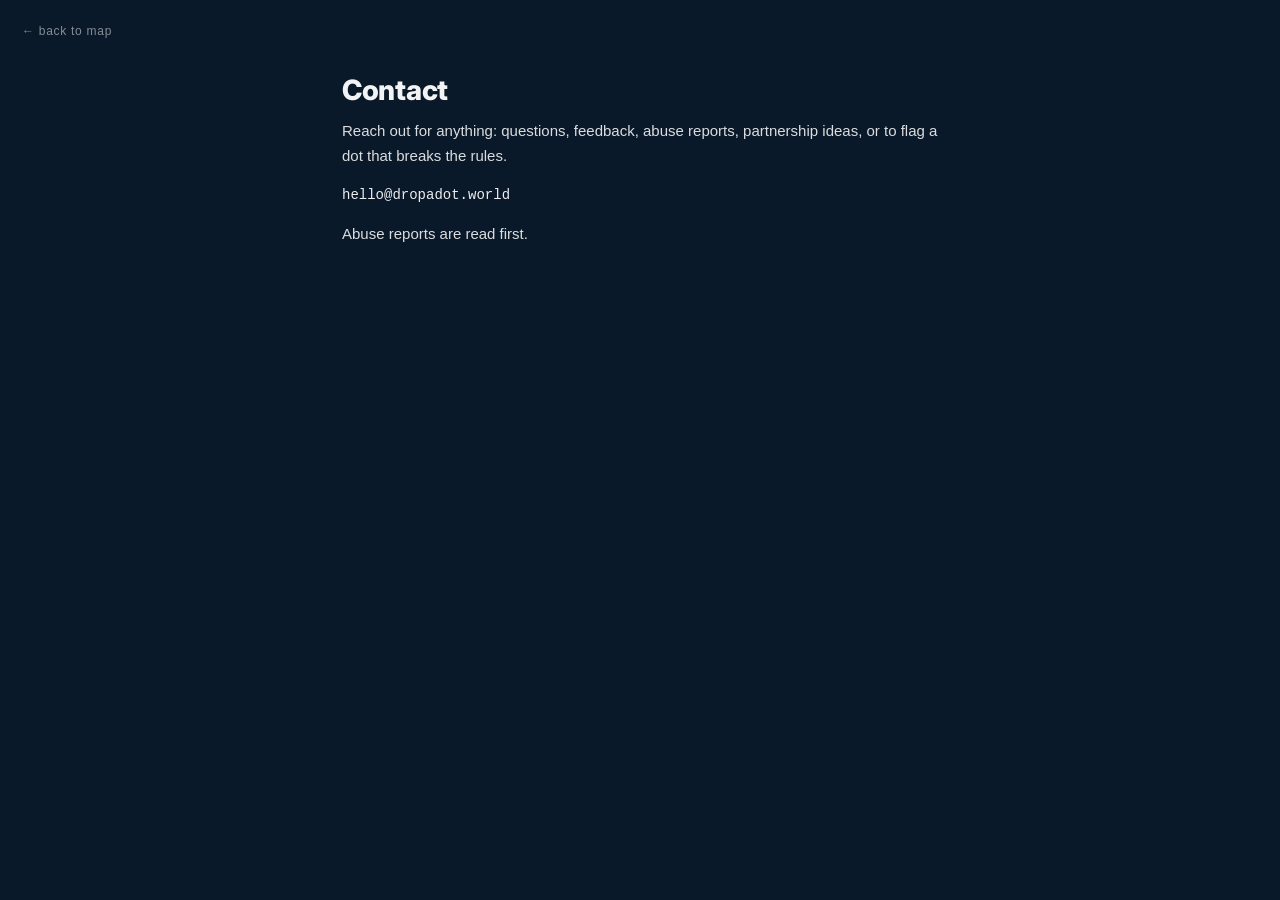
<file: contact/index.html>
<!DOCTYPE html>
<html lang="en">
<head>
<meta charset="UTF-8" />
<meta name="viewport" content="width=device-width, initial-scale=1.0" />
<title>Contact · dropadot</title>
<link rel="preconnect" href="https://fonts.googleapis.com">
<link rel="preconnect" href="https://fonts.gstatic.com" crossorigin>
<link rel="stylesheet" href="https://fonts.googleapis.com/css2?family=Inter:wght@800&display=swap">
<link rel="stylesheet" href="../assets/legal.css">
</head>
<body>
<a class="back-link" href="/">← back to map</a>
<main class="legal">
  <h1>Contact</h1>
  <p>Reach out for anything: questions, feedback, abuse reports, partnership ideas, or to flag a dot that breaks the rules.</p>
  <p><span class="email">hello@dropadot.world</span></p>
  <p>Abuse reports are read first.</p>
</main>
</body>
</html>
</file>
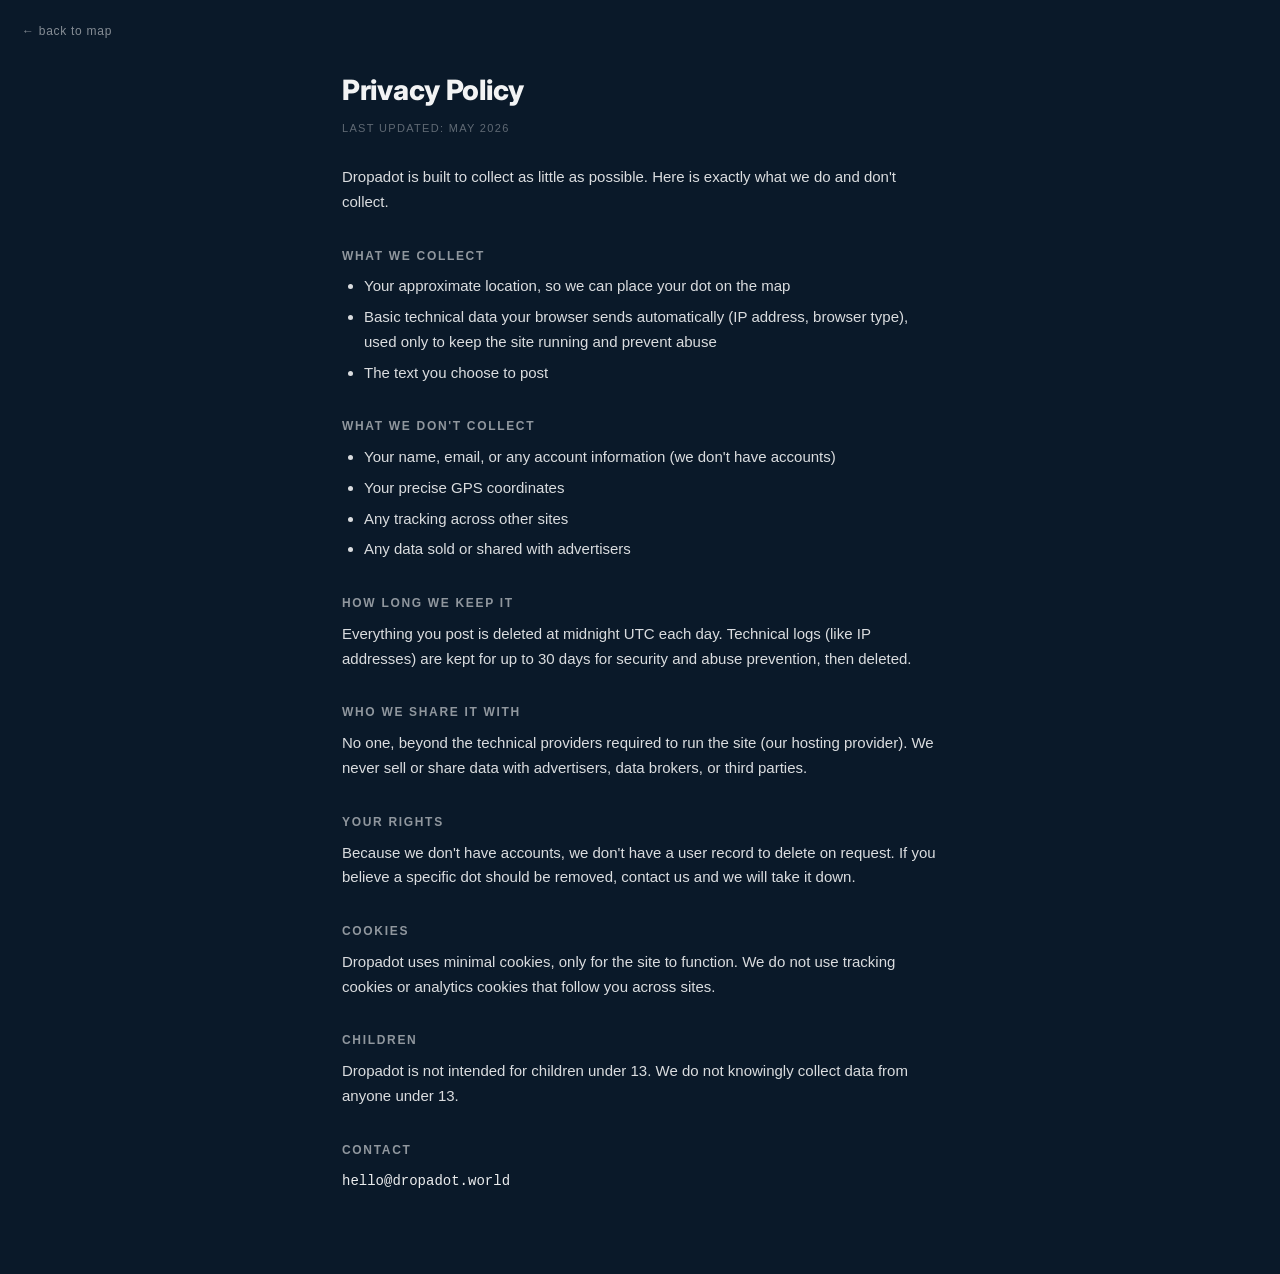
<file: privacy/index.html>
<!DOCTYPE html>
<html lang="en">
<head>
<meta charset="UTF-8" />
<meta name="viewport" content="width=device-width, initial-scale=1.0" />
<title>Privacy Policy · dropadot</title>
<link rel="preconnect" href="https://fonts.googleapis.com">
<link rel="preconnect" href="https://fonts.gstatic.com" crossorigin>
<link rel="stylesheet" href="https://fonts.googleapis.com/css2?family=Inter:wght@800&display=swap">
<link rel="stylesheet" href="../assets/legal.css">
</head>
<body>
<a class="back-link" href="/">← back to map</a>
<main class="legal">
  <h1>Privacy Policy</h1>
  <p class="updated">Last updated: May 2026</p>
  <p>Dropadot is built to collect as little as possible. Here is exactly what we do and don't collect.</p>

  <h2>What we collect</h2>
  <ul>
    <li>Your approximate location, so we can place your dot on the map</li>
    <li>Basic technical data your browser sends automatically (IP address, browser type), used only to keep the site running and prevent abuse</li>
    <li>The text you choose to post</li>
  </ul>

  <h2>What we don't collect</h2>
  <ul>
    <li>Your name, email, or any account information (we don't have accounts)</li>
    <li>Your precise GPS coordinates</li>
    <li>Any tracking across other sites</li>
    <li>Any data sold or shared with advertisers</li>
  </ul>

  <h2>How long we keep it</h2>
  <p>Everything you post is deleted at midnight UTC each day. Technical logs (like IP addresses) are kept for up to 30 days for security and abuse prevention, then deleted.</p>

  <h2>Who we share it with</h2>
  <p>No one, beyond the technical providers required to run the site (our hosting provider). We never sell or share data with advertisers, data brokers, or third parties.</p>

  <h2>Your rights</h2>
  <p>Because we don't have accounts, we don't have a user record to delete on request. If you believe a specific dot should be removed, contact us and we will take it down.</p>

  <h2>Cookies</h2>
  <p>Dropadot uses minimal cookies, only for the site to function. We do not use tracking cookies or analytics cookies that follow you across sites.</p>

  <h2>Children</h2>
  <p>Dropadot is not intended for children under 13. We do not knowingly collect data from anyone under 13.</p>

  <h2>Contact</h2>
  <p><span class="email">hello@dropadot.world</span></p>
</main>
</body>
</html>
</file>
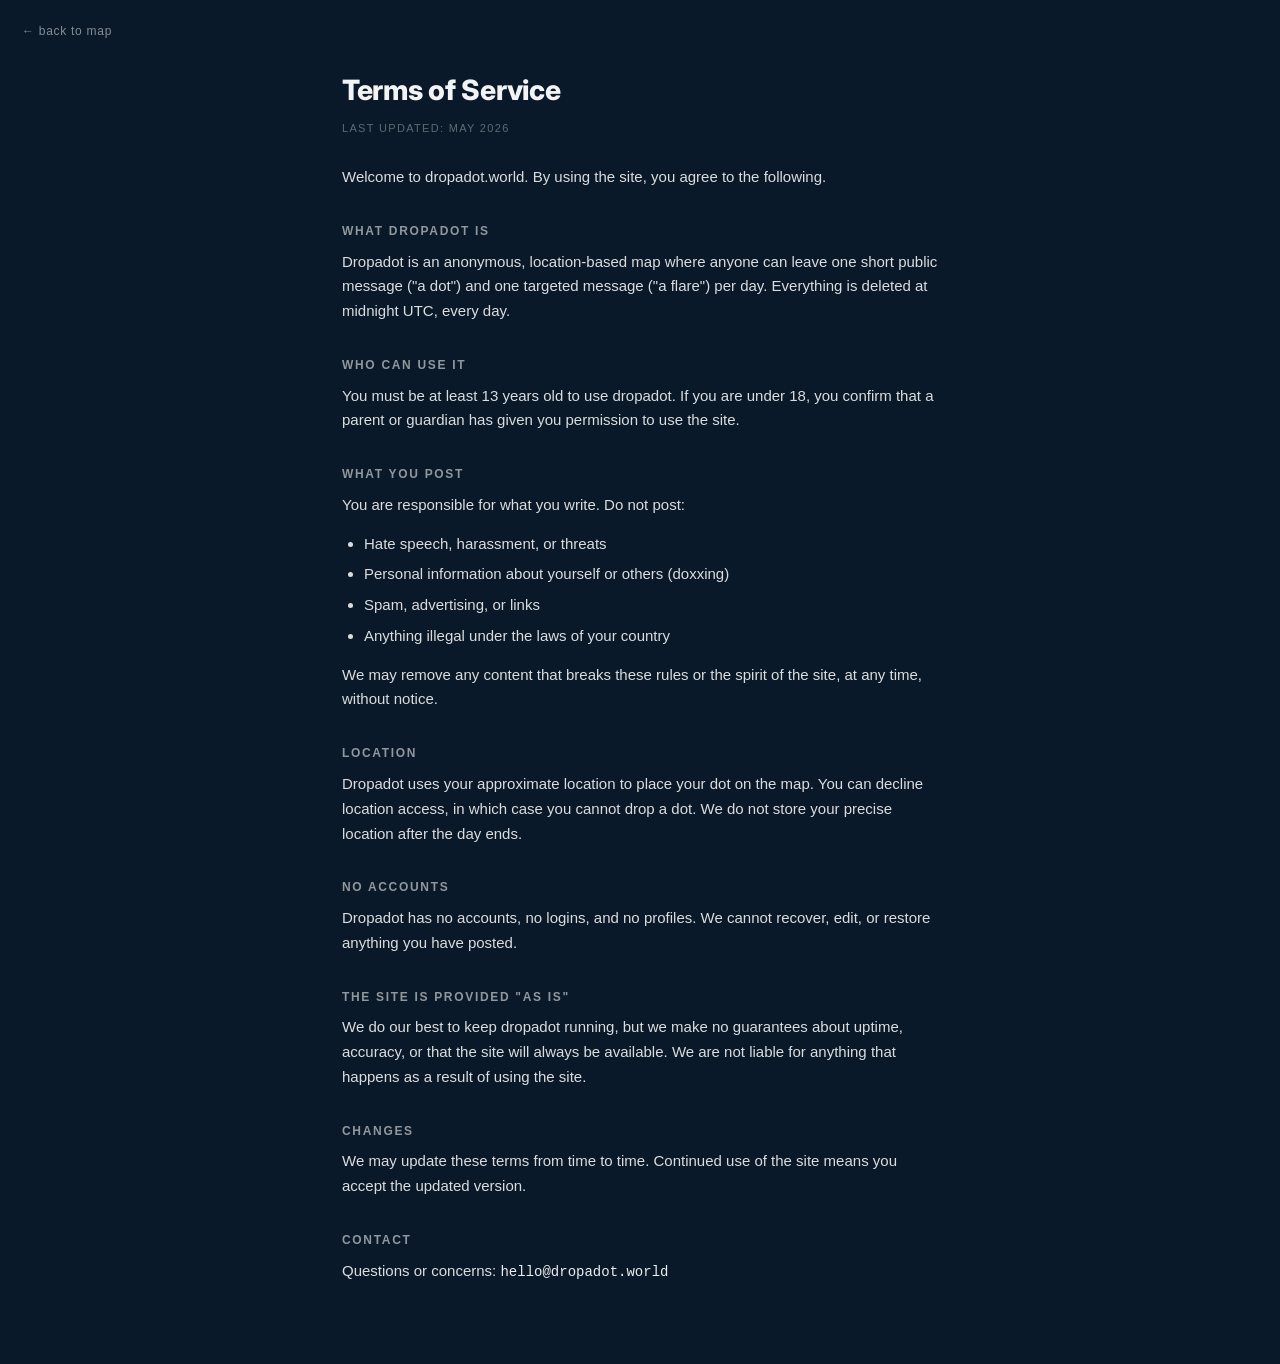
<file: terms/index.html>
<!DOCTYPE html>
<html lang="en">
<head>
<meta charset="UTF-8" />
<meta name="viewport" content="width=device-width, initial-scale=1.0" />
<title>Terms of Service · dropadot</title>
<link rel="preconnect" href="https://fonts.googleapis.com">
<link rel="preconnect" href="https://fonts.gstatic.com" crossorigin>
<link rel="stylesheet" href="https://fonts.googleapis.com/css2?family=Inter:wght@800&display=swap">
<link rel="stylesheet" href="../assets/legal.css">
</head>
<body>
<a class="back-link" href="/">← back to map</a>
<main class="legal">
  <h1>Terms of Service</h1>
  <p class="updated">Last updated: May 2026</p>
  <p>Welcome to dropadot.world. By using the site, you agree to the following.</p>

  <h2>What dropadot is</h2>
  <p>Dropadot is an anonymous, location-based map where anyone can leave one short public message ("a dot") and one targeted message ("a flare") per day. Everything is deleted at midnight UTC, every day.</p>

  <h2>Who can use it</h2>
  <p>You must be at least 13 years old to use dropadot. If you are under 18, you confirm that a parent or guardian has given you permission to use the site.</p>

  <h2>What you post</h2>
  <p>You are responsible for what you write. Do not post:</p>
  <ul>
    <li>Hate speech, harassment, or threats</li>
    <li>Personal information about yourself or others (doxxing)</li>
    <li>Spam, advertising, or links</li>
    <li>Anything illegal under the laws of your country</li>
  </ul>
  <p>We may remove any content that breaks these rules or the spirit of the site, at any time, without notice.</p>

  <h2>Location</h2>
  <p>Dropadot uses your approximate location to place your dot on the map. You can decline location access, in which case you cannot drop a dot. We do not store your precise location after the day ends.</p>

  <h2>No accounts</h2>
  <p>Dropadot has no accounts, no logins, and no profiles. We cannot recover, edit, or restore anything you have posted.</p>

  <h2>The site is provided "as is"</h2>
  <p>We do our best to keep dropadot running, but we make no guarantees about uptime, accuracy, or that the site will always be available. We are not liable for anything that happens as a result of using the site.</p>

  <h2>Changes</h2>
  <p>We may update these terms from time to time. Continued use of the site means you accept the updated version.</p>

  <h2>Contact</h2>
  <p>Questions or concerns: <span class="email">hello@dropadot.world</span></p>
</main>
</body>
</html>
</file>
<file: assets/legal.css>
/* dropadot legal/utility pages — shared stylesheet. */
*, *::before, *::after { box-sizing: border-box; }

html, body {
  margin: 0;
  padding: 0;
  background: #0a1929;
  color: rgba(255, 255, 255, 0.85);
  font-family: -apple-system, BlinkMacSystemFont, "Helvetica Neue", "Segoe UI", Roboto, Arial, sans-serif;
  -webkit-font-smoothing: antialiased;
  font-size: 15px;
  line-height: 1.65;
}

.back-link {
  display: inline-block;
  margin: 22px 22px 0;
  font-size: 12px;
  letter-spacing: 0.06em;
  color: rgba(255, 255, 255, 0.5);
  text-decoration: none;
  transition: color 0.15s;
}
.back-link:hover { color: rgba(255, 255, 255, 0.95); }

.legal {
  max-width: 640px;
  margin: 16px auto 80px;
  padding: 0 22px;
}

.legal h1 {
  font-family: "Inter", -apple-system, BlinkMacSystemFont, sans-serif;
  font-weight: 800;
  font-size: 28px;
  letter-spacing: -0.01em;
  color: rgba(255, 255, 255, 0.95);
  margin: 24px 0 6px;
}
.legal h2 {
  font-size: 12px;
  letter-spacing: 0.14em;
  text-transform: uppercase;
  color: rgba(255, 255, 255, 0.55);
  margin: 32px 0 8px;
  font-weight: 600;
}
.legal p {
  margin: 0 0 14px;
  color: rgba(255, 255, 255, 0.85);
}
.legal .updated {
  font-size: 11px;
  letter-spacing: 0.12em;
  text-transform: uppercase;
  color: rgba(255, 255, 255, 0.35);
  margin-bottom: 28px;
}
.legal ul {
  padding-left: 22px;
  margin: 0 0 14px;
}
.legal li { margin-bottom: 6px; }
.legal a {
  color: #ff9e3d;
  text-decoration: none;
  transition: opacity 0.15s;
}
.legal a:hover { opacity: 0.7; }
.legal .email {
  font-family: "SF Mono", Menlo, Monaco, Consolas, "Courier New", monospace;
  font-size: 14px;
  color: rgba(255, 255, 255, 0.92);
}
</file>
